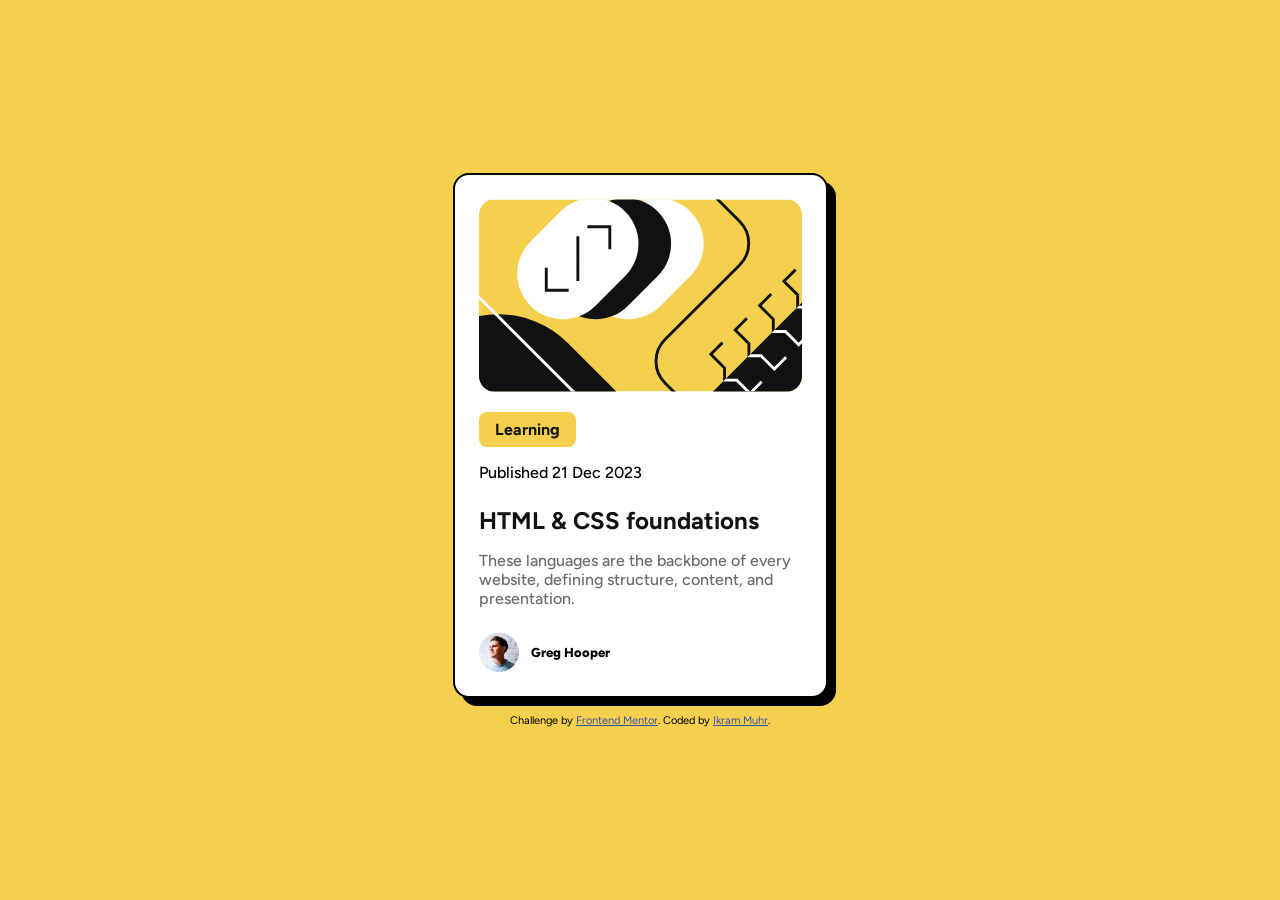
<file: newbie/1-blog-preview-card/index.html>
<!doctype html>
<html lang="en">
  <head>
    <meta charset="UTF-8" />
    <meta name="viewport" content="width=device-width, initial-scale=1.0" />
    <!-- displays site properly based on user's device -->

    <link
      rel="icon"
      type="image/png"
      sizes="32x32"
      href="./assets/images/favicon-32x32.png"
    />
    <link rel="stylesheet" href="style.css" />
    <title>Frontend Mentor | Blog preview card</title>

    <!-- Feel free to remove these styles or customise in your own stylesheet 👍 -->
    <style></style>
  </head>

  <body>
    <main class="course-card">
      <img
        class="course-card__img"
        src="assets/images/illustration-article.svg"
        alt="cover image"
      />

      <div class="course-card__content">
        <span class="course-card__badge">Learning</span>
        <p class="course-card__date">Published 21 Dec 2023</p>
        <h2 class="course-card__title">HTML & CSS foundations</h2>
        <p class="course-card__description">
          These languages are the backbone of every website, defining structure,
          content, and presentation.
        </p>

        <div class="course-card__instructor">
          <img
            class="course-card__instructor-img"
            src="assets/images/image-avatar.webp"
            alt="profile instructor image"
          />
          <p class="course-card__instructor-name">Greg Hooper</p>
        </div>
      </div>
    </main>

    <footer class="attribution">
      Challenge by
      <a href="https://www.frontendmentor.io?ref=challenge" target="_blank"
        >Frontend Mentor</a
      >. Coded by
      <a
        href="https://github.com/ikram-muhr/frontend-mentor-challenges/tree/main/newbie/1-blog-preview-card"
        target="_blank"
        >Ikram Muhr</a
      >.
    </footer>
  </body>
</html>
</file>
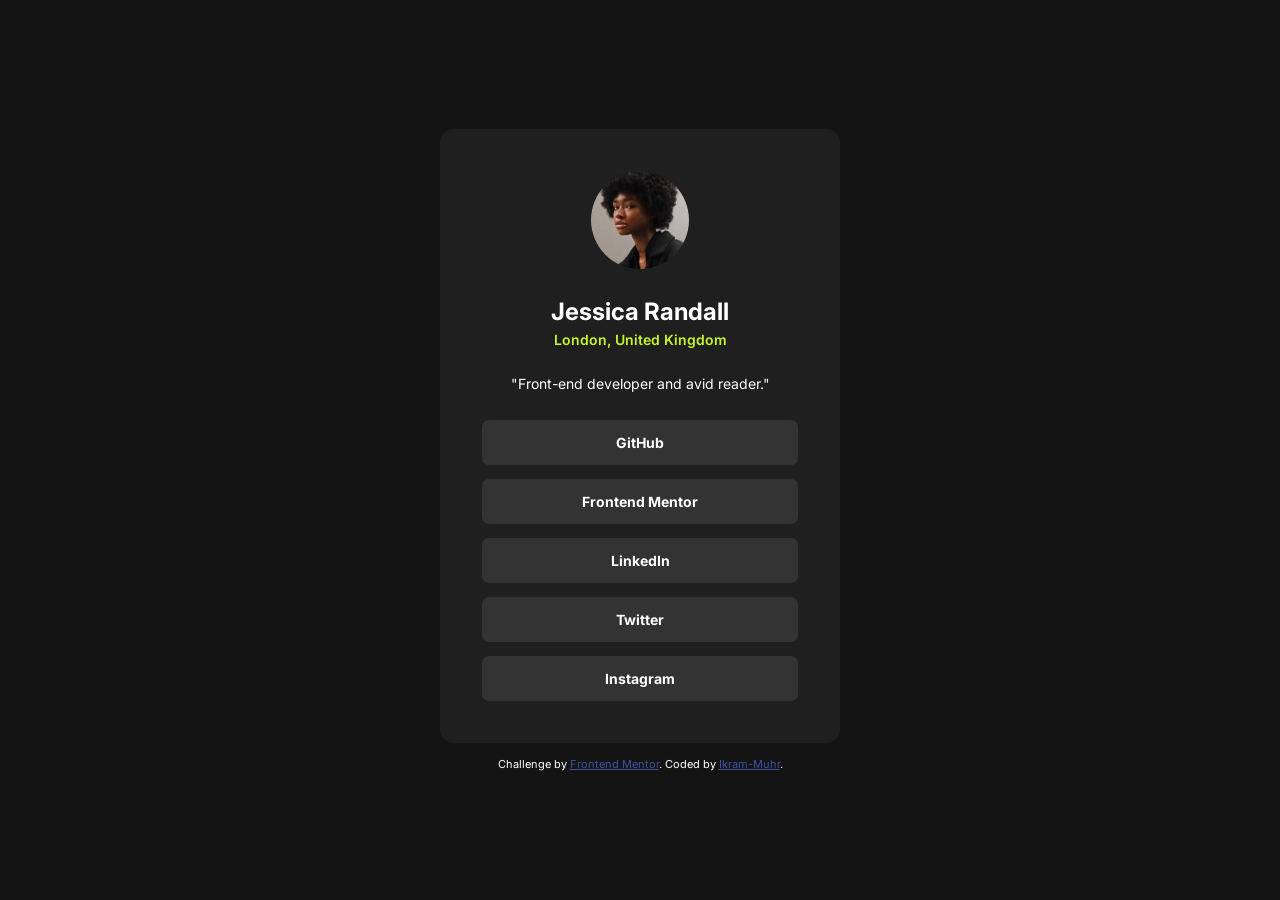
<file: newbie/2-social-links-profile/index.html>
<!doctype html>
<html lang="en">
  <head>
    <meta charset="UTF-8" />
    <meta name="viewport" content="width=device-width, initial-scale=1.0" />
    <!-- displays site properly based on user's device -->

    <link
      rel="icon"
      type="image/png"
      sizes="32x32"
      href="./assets/images/favicon-32x32.png"
    />
    <link rel="stylesheet" href="style.css" />
    <title>Frontend Mentor | Social links profile</title>
  </head>
  <body>
    <main class="card-social">
      <img
        class="card-social__img"
        src="assets/images/avatar-jessica.jpeg"
        alt="Social Card Image"
      />
      <p class="card-social__name">Jessica Randall</p>
      <p class="card-social__address">London, United Kingdom</p>
      <p class="card-social__description">
        "Front-end developer and avid reader."
      </p>
      <ul class="card-social__link-lists">
        <li>GitHub</li>
        <li>Frontend Mentor</li>
        <li>LinkedIn</li>
        <li>Twitter</li>
        <li>Instagram</li>
      </ul>
    </main>

    <footer class="attribution">
      Challenge by
      <a href="https://www.frontendmentor.io?ref=challenge" target="_blank"
        >Frontend Mentor</a
      >. Coded by
      <a
        href="https://github.com/ikram-muhr/frontend-mentor-challenges/tree/main/newbie/2-social-links-profile"
        target="_blank"
        >Ikram-Muhr</a
      >.
    </footer>
  </body>
</html>
</file>
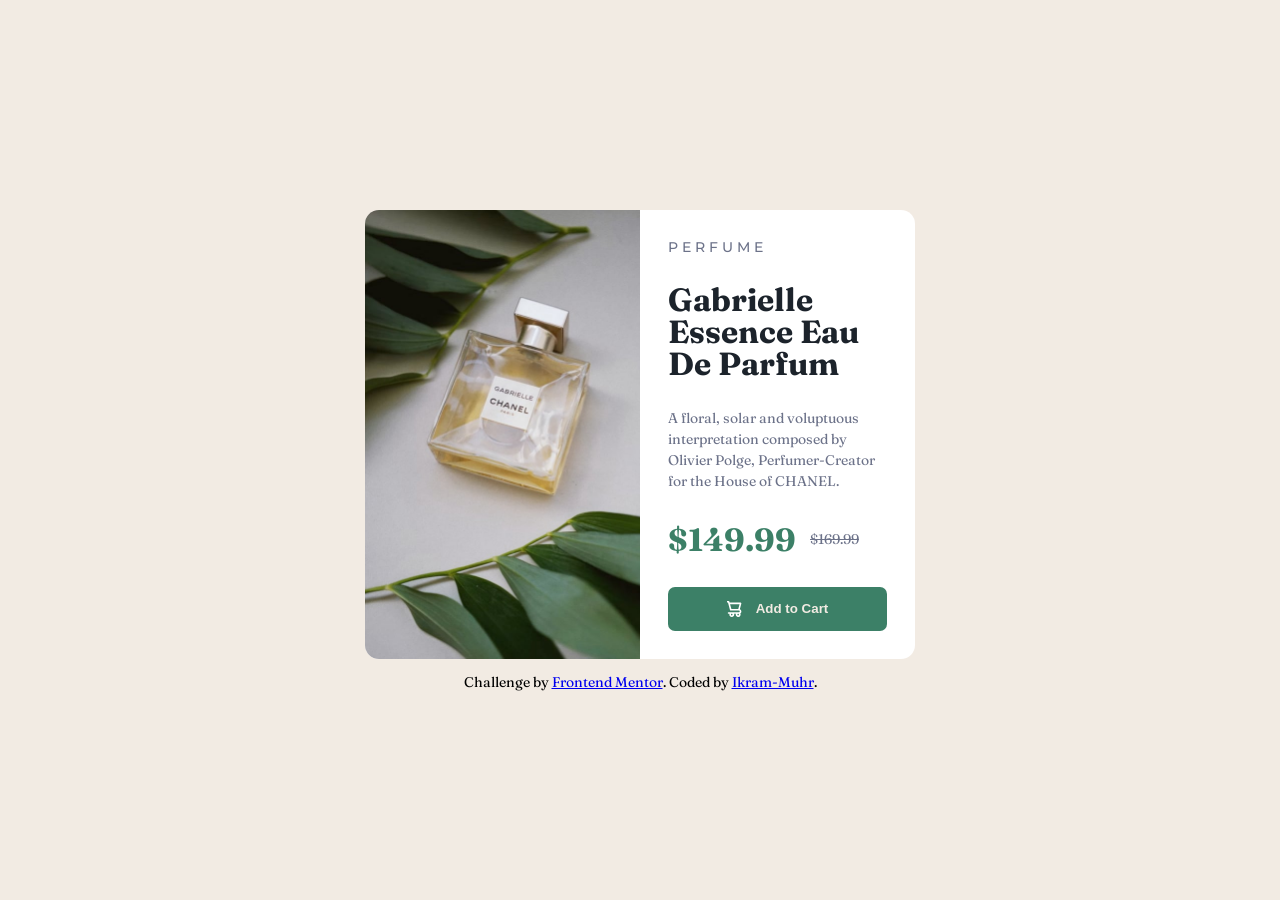
<file: newbie/3-product-preview-card-component/index.html>
<!doctype html>
<html lang="en">
  <head>
    <meta charset="UTF-8" />
    <meta name="viewport" content="width=device-width, initial-scale=1.0" />
    <!-- displays site properly based on user's device -->

    <link
      rel="icon"
      type="image/png"
      sizes="32x32"
      href="./images/favicon-32x32.png"
    />
    <link rel="stylesheet" href="style.css" />

    <title>Frontend Mentor | Product preview card component</title>

    <!-- Feel free to remove these styles or customise in your own stylesheet 👍 -->
  </head>
  <body>
    <main class="preview-card">
      <!-- Responsive images use the picture tag. Suitable for use according to style guide -->
      <picture class="preview-card__product-img">
        <source
          media="(min-width:550px)"
          srcset="images/image-product-desktop.jpg"
        />
        <img src="images/image-product-mobile.jpg" alt="Product Image" />
      </picture>

      <div class="preview-card__content">
        <p class="preview-card__content__product-category">Perfume</p>
        <p class="preview-card__content__product-name">
          Gabrielle Essence Eau De Parfum
        </p>
        <p class="preview-card__content__product-description">
          A floral, solar and voluptuous interpretation composed by Olivier
          Polge, Perfumer-Creator for the House of CHANEL.
        </p>
        <div class="preview-card__content__price-container">
          <p class="preview-card__content__price-after-discount">$149.99</p>
          <p class="preview-card__content__price-before-discount">$169.99</p>
        </div>
        <button class="preview-card__content__cart-container">
          <img
            class="preview-card__content__cart-icon"
            src="images/icon-cart.svg"
            alt="Cart Icon"
          />
          <p>Add to Cart</p>
        </button>
      </div>
    </main>

    <footer class="attribution">
      Challenge by
      <a href="https://www.frontendmentor.io?ref=challenge" target="_blank"
        >Frontend Mentor</a
      >. Coded by
      <a
        href="https://github.com/ikram-muhr/frontend-mentor-challenges/tree/main/newbie/3-product-preview-card-component"
        target="_blank"
        >Ikram-Muhr</a
      >.
    </footer>
  </body>
</html>
</file>
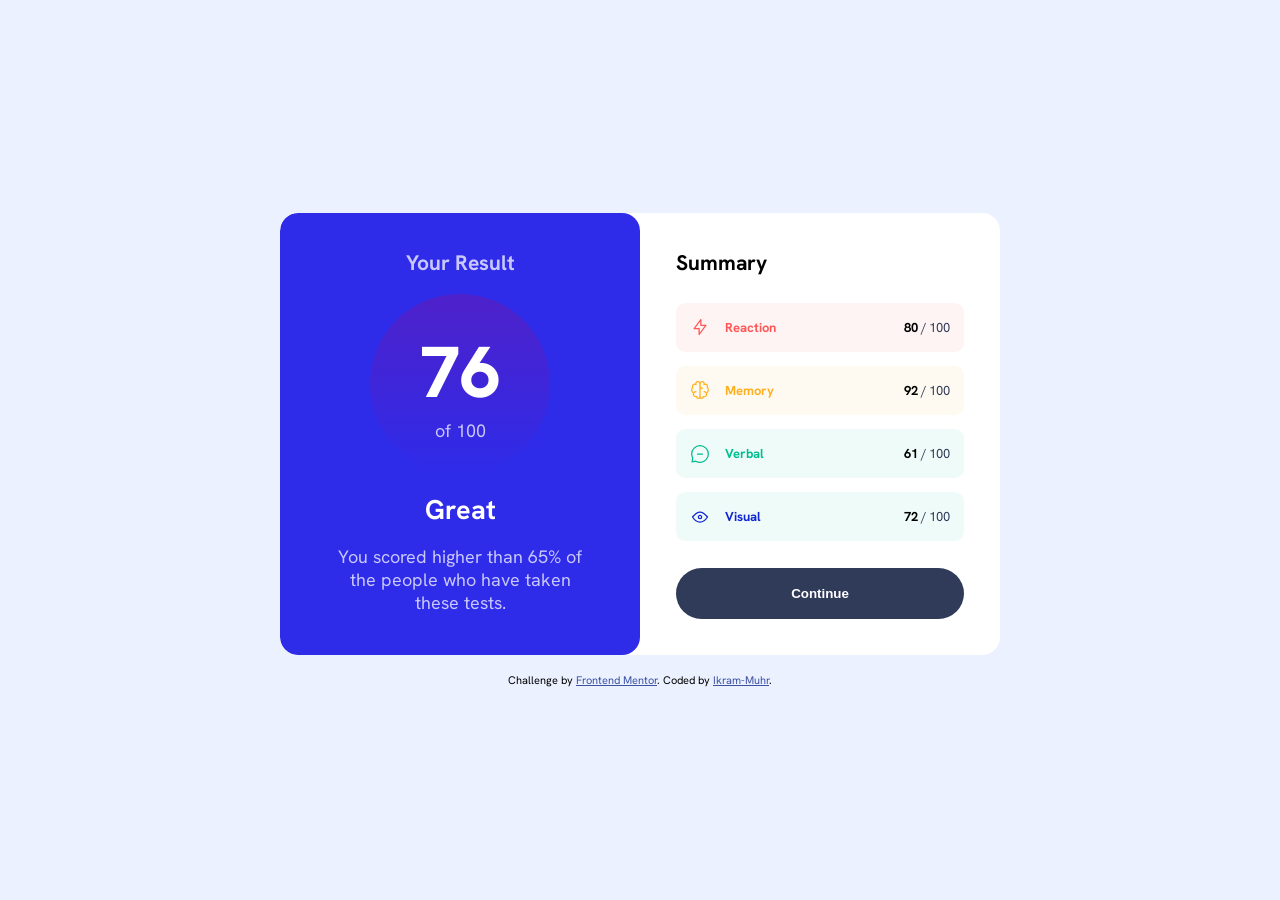
<file: newbie/4-results-summary-component-main/index.html>
<!doctype html>
<html lang="en">
  <head>
    <meta charset="UTF-8" />
    <meta name="viewport" content="width=device-width, initial-scale=1.0" />
    <!-- displays site properly based on user's device -->

    <link
      rel="icon"
      type="image/png"
      sizes="32x32"
      href="./assets/images/favicon-32x32.png"
    />
    <link rel="stylesheet" href="style.css" />

    <title>Frontend Mentor | Results summary component</title>

    <!-- Feel free to remove these styles or customise in your own stylesheet 👍 -->
  </head>
  <body>
    <main class="result-card-container">
      <div class="result-card-point">
        <h3 class="txt-light-lavender">Your Result</h3>
        <div class="circle">
          <p>76</p>
          <span class="txt-light-lavender">of 100</span>
        </div>

        <h2>Great</h2>
        <p class="result-card-text txt-light-lavender">
          You scored higher than 65% of the people who have taken these tests.
        </p>
      </div>

      <div class="summary-card-container">
        <h3 class="txt-medium">Summary</h3>
        <div class="summary-list-container">
          <div class="bg-red">
            <p class="red txt-medium">
              <img
                src="assets/images/icon-reaction.svg"
                alt="icon-reaction"
              />Reaction
            </p>
            <p>
              <span class="txt-medium">80 </span
              ><span class="percentage">/ 100</span>
            </p>
          </div>
          <div class="bg-yellow">
            <p class="yellow txt-medium">
              <img src="assets/images/icon-memory.svg" alt="icon-memory" />
              Memory
            </p>
            <p>
              <span class="txt-medium">92 </span
              ><span class="percentage">/ 100</span>
            </p>
          </div>
          <div class="bg-green">
            <p class="green txt-medium">
              <img src="assets/images/icon-verbal.svg" alt="icon-verbal" />
              Verbal
            </p>
            <p>
              <span class="txt-medium">61 </span
              ><span class="percentage">/ 100</span>
            </p>
          </div>
          <div class="bg-blue">
            <p class="blue txt-medium">
              <img src="assets/images/icon-visual.svg" alt="" />
              Visual
            </p>
            <p>
              <span class="txt-medium">72 </span
              ><span class="percentage">/ 100</span>
            </p>
          </div>
        </div>

        <button class="txt-bold">Continue</button>
      </div>
    </main>

    <footer class="attribution">
      Challenge by
      <a href="https://www.frontendmentor.io?ref=challenge" target="_blank"
        >Frontend Mentor</a
      >. Coded by
      <a
        href="https://github.com/ikram-muhr/frontend-mentor-challenges/tree/main/newbie/4-results-summary-component-main"
        target="_blank"
        >Ikram-Muhr</a
      >.
    </footer>
  </body>
</html>
</file>
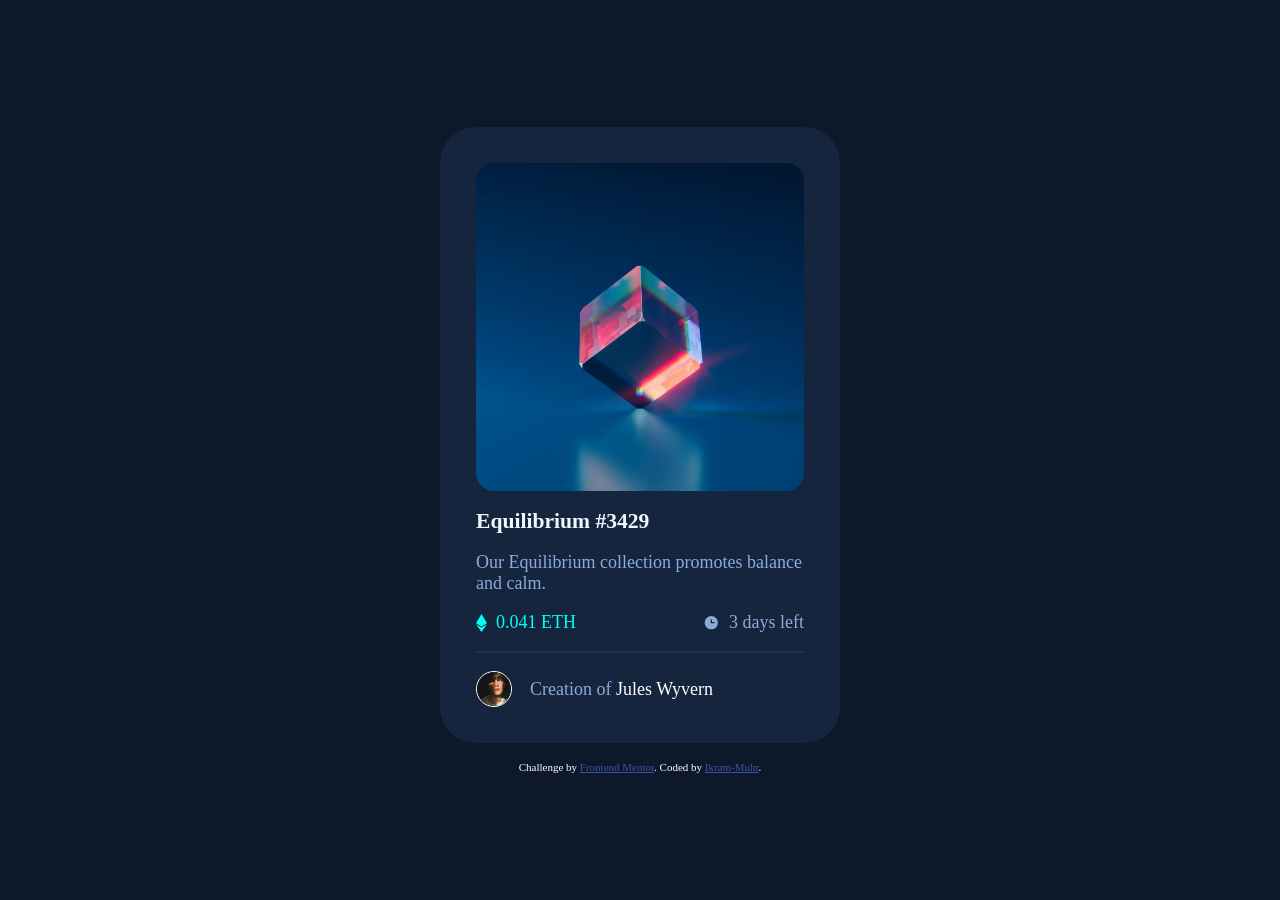
<file: newbie/5-nft-review-card-component/index.html>
<!doctype html>
<html lang="en">
  <head>
    <meta charset="UTF-8" />
    <meta name="viewport" content="width=device-width, initial-scale=1.0" />
    <!-- displays site properly based on user's device -->

    <link
      rel="icon"
      type="image/png"
      sizes="32x32"
      href="./images/favicon-32x32.png"
    />

    <link rel="stylesheet" href="style.css" />

    <title>Frontend Mentor | NFT preview card component</title>
  </head>
  <body>
    <main class="card-container">
      <div class="nft-product-img-wrapper">
        <img
          class="nft-product-img"
          src="images/image-equilibrium.jpg"
          alt="NFT Product Image"
        />
      </div>
      <p class="nft-name">Equilibrium #3429</p>
      <p class="nft-description">
        Our Equilibrium collection promotes balance and calm.
      </p>
      <div class="price-and-time-container">
        <p>
          <img src="images/icon-ethereum.svg" alt="" />
          0.041 ETH
        </p>
        <p>
          <img src="images/icon-clock.svg" alt="" />
          3 days left
        </p>
      </div>

      <hr />

      <div class="creator-container">
        <img src="images/image-avatar.png" alt="" />
        <p>Creation of <span> Jules Wyvern</span></p>
      </div>
    </main>

    <div class="attribution">
      Challenge by
      <a href="https://www.frontendmentor.io?ref=challenge" target="_blank"
        >Frontend Mentor</a
      >. Coded by
      <a
        href="https://github.com/ikram-muhr/frontend-mentor-challenges/tree/main/newbie/5-nft-review-card-component"
        target="_blank"
        >Ikram-Muhr</a
      >.
    </div>
  </body>
</html>
</file>
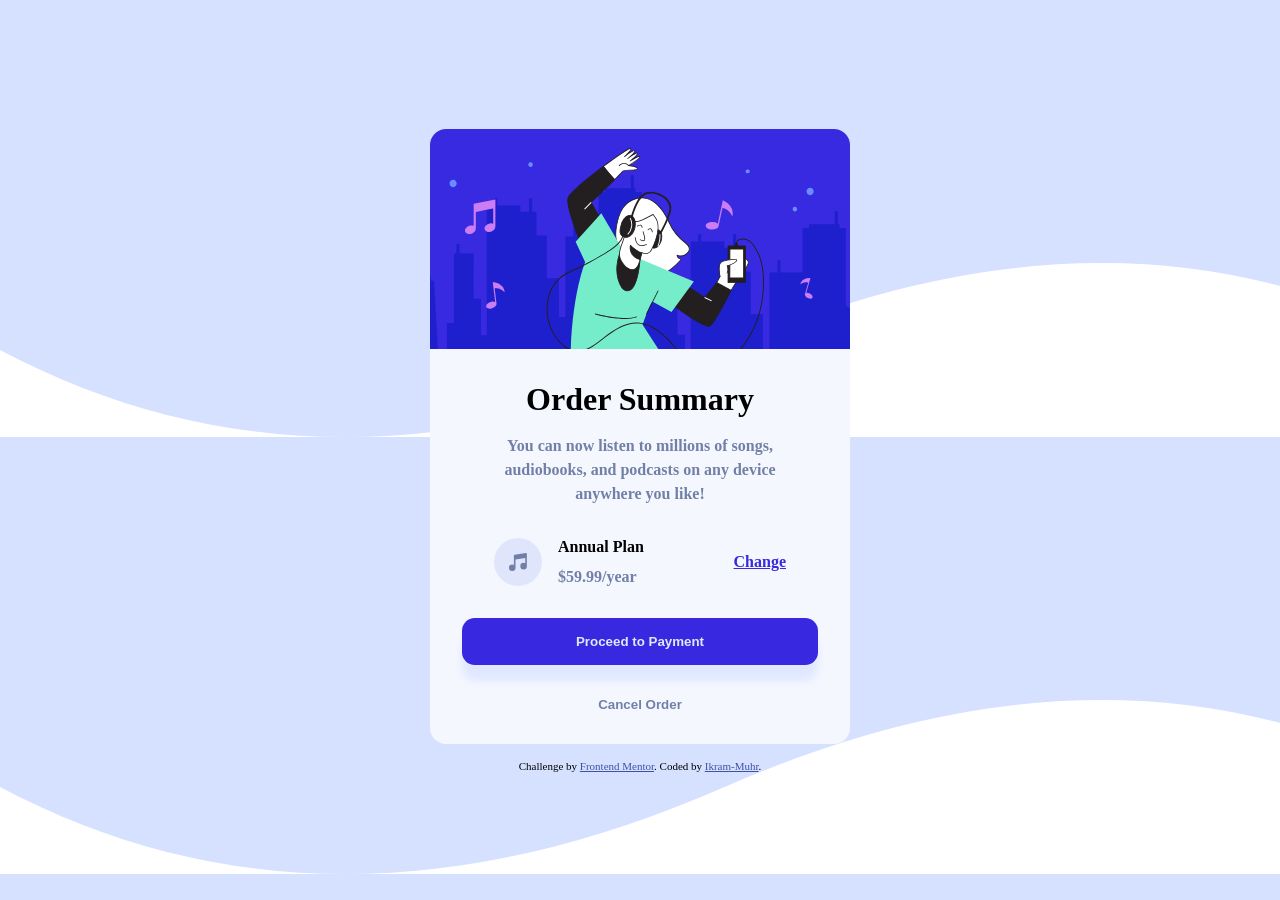
<file: newbie/6-order-summary-component/index.html>
<!doctype html>
<html lang="en">
  <head>
    <meta charset="UTF-8" />
    <meta name="viewport" content="width=device-width, initial-scale=1.0" />
    <!-- displays site properly based on user's device -->

    <link
      rel="icon"
      type="image/png"
      sizes="32x32"
      href="./images/favicon-32x32.png"
    />
    <link rel="stylesheet" href="style.css" />
    <title>Frontend Mentor | Order summary card</title>
  </head>
  <body>
    <main class="card-container">
      <img src="images/illustration-hero.svg" alt="Illustration Image" />
      <h1 class="fw-bold">Order Summary</h1>
      <p class="text-description">
        You can now listen to millions of songs, audiobooks, and podcasts on any
        device anywhere you like!
      </p>
      <div class="pricing-plan-container">
        <div>
          <img src="images/icon-music.svg" alt="" />
          <div>
            <p class="fw-bold">Annual Plan</p>
            <p>$59.99/year</p>
          </div>
        </div>
        <p><a href="#">Change</a></p>
      </div>
      <button class="btn btn-payment fw-bold">Proceed to Payment</button>
      <button class="btn btn-cancel-order fw-bold">Cancel Order</button>
    </main>

    <div class="attribution">
      Challenge by
      <a href="https://www.frontendmentor.io?ref=challenge" target="_blank"
        >Frontend Mentor</a
      >. Coded by
      <a
        href="https://github.com/ikram-muhr/frontend-mentor-challenges/tree/main/newbie/6-order-summary-component"
        target="_blank"
        >Ikram-Muhr</a
      >.
    </div>
  </body>
</html>
</file>
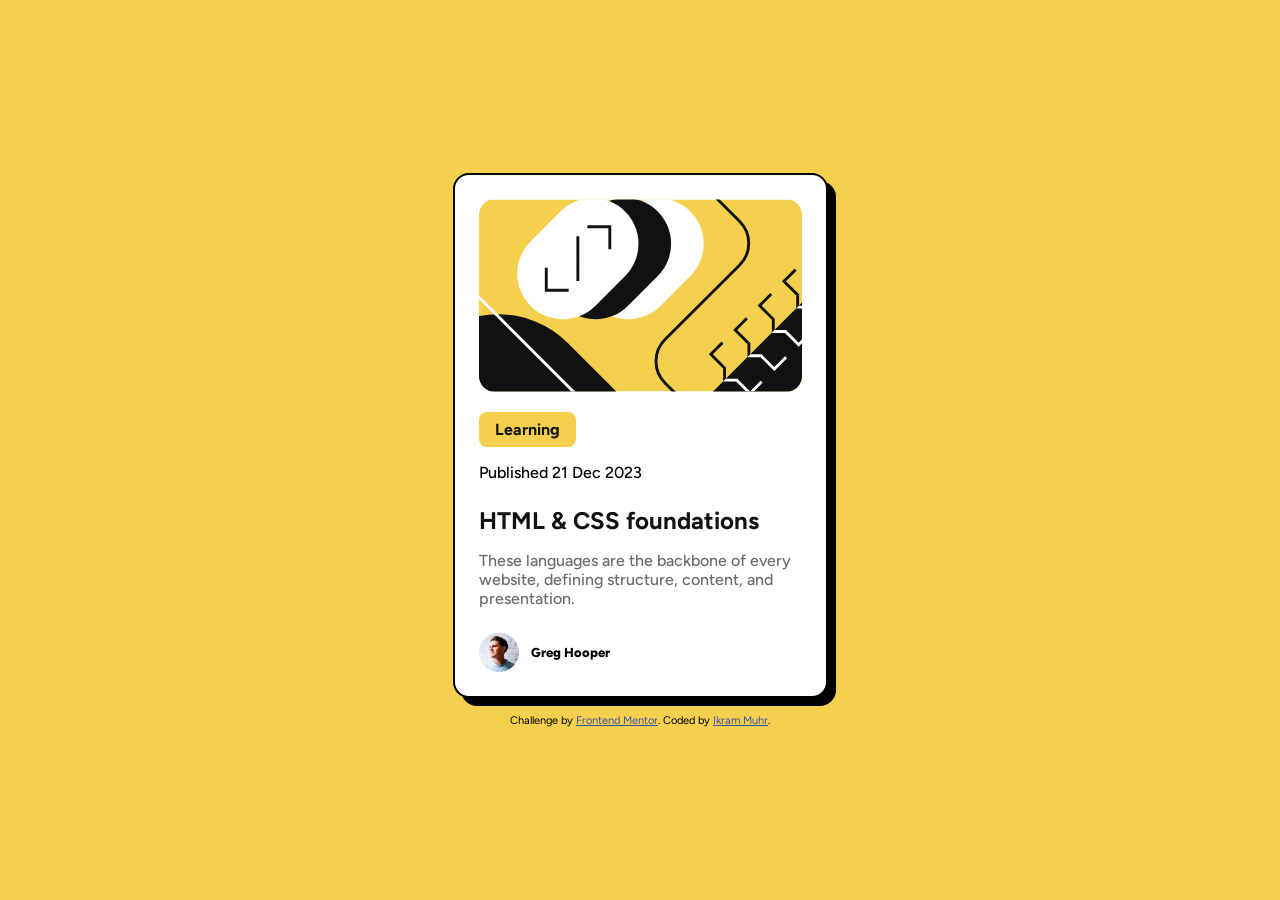
<file: newbie/fm-blog-preview-card-ikrammuhr/index.html>
<!doctype html>
<html lang="en">

<head>
  <meta charset="UTF-8" />
  <meta name="viewport" content="width=device-width, initial-scale=1.0" />
  <!-- displays site properly based on user's device -->

  <link rel="icon" type="image/png" sizes="32x32" href="./assets/images/favicon-32x32.png" />
  <link rel="stylesheet" href="style.css" />
  <title>Frontend Mentor | Blog preview card</title>

  <!-- Feel free to remove these styles or customise in your own stylesheet 👍 -->
  <style></style>
</head>

<body>
  <main class="course-card">
    <img class="course-card__img" src="assets/images/illustration-article.svg" alt="cover image" />

    <div class="course-card__content">
      <span class="course-card__badge">Learning</span>
      <p class="course-card__date">Published 21 Dec 2023</p>
      <h2 class="course-card__title">HTML & CSS foundations</h2>
      <p class="course-card__description">
        These languages are
        the backbone of every website, defining structure, content, and
        presentation.
      </p>

      <div class="course-card__instructor">
        <img class="course-card__instructor-img" src="assets/images/image-avatar.webp" alt="profile instructor image">
        <p class="course-card__instructor-name">Greg Hooper</p>
      </div>
    </div>
  </main>

  <footer class="attribution">
    Challenge by
    <a href="https://www.frontendmentor.io?ref=challenge" target="_blank">Frontend Mentor</a>. Coded by <a
      href="https://github.com/ikram-muhr/fm-blog-preview-card-ikrammuhr" target="_blank">Ikram Muhr</a>.
  </footer>
</body>

</html>
</file>
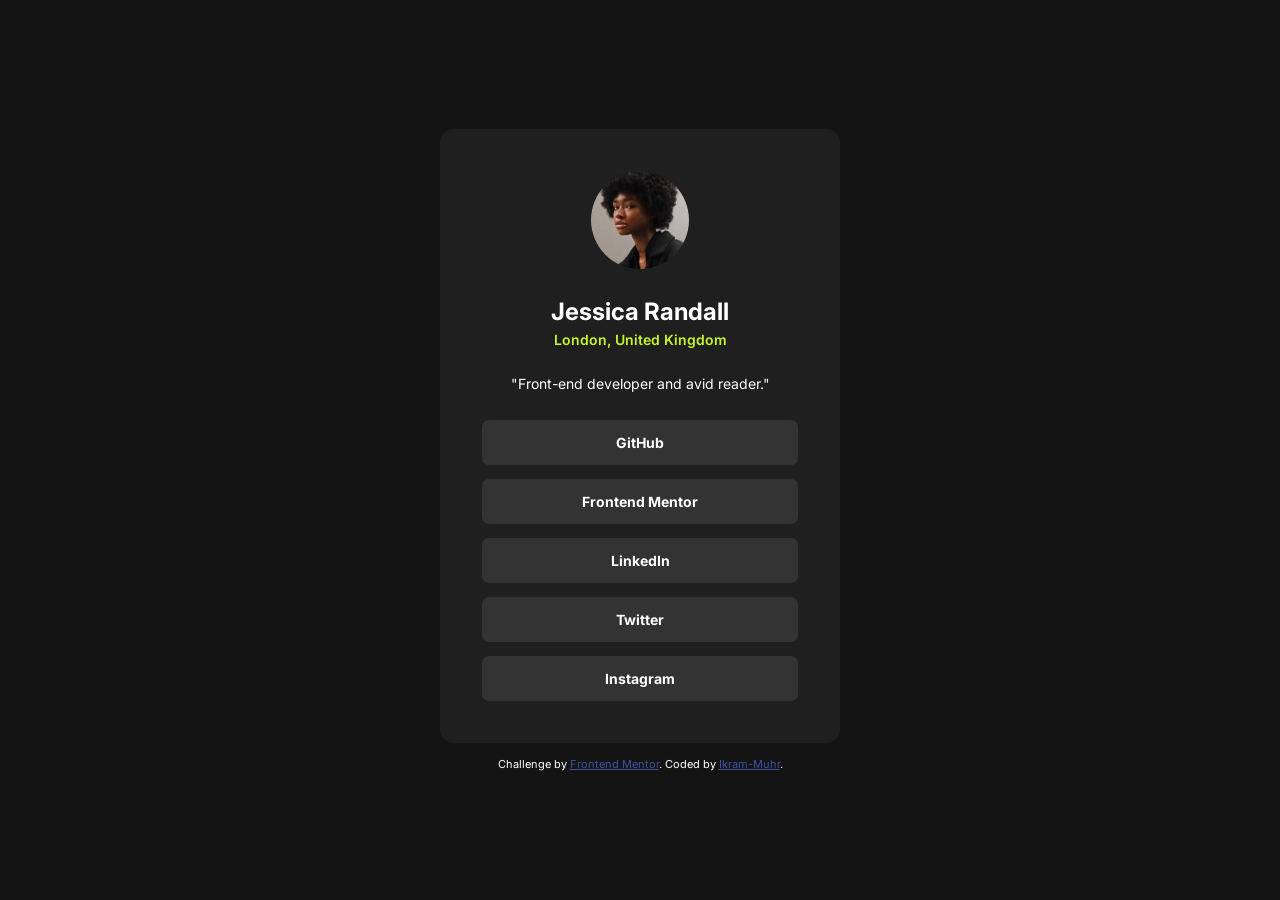
<file: newbie/fm-social-links-profile-main/index.html>
<!doctype html>
<html lang="en">
  <head>
    <meta charset="UTF-8" />
    <meta name="viewport" content="width=device-width, initial-scale=1.0" />
    <!-- displays site properly based on user's device -->

    <link
      rel="icon"
      type="image/png"
      sizes="32x32"
      href="./assets/images/favicon-32x32.png"
    />
    <link rel="stylesheet" href="style.css" />
    <title>Frontend Mentor | Social links profile</title>
  </head>
  <body>
    <main class="card-social">
      <img
        class="card-social__img"
        src="assets/images/avatar-jessica.jpeg"
        alt="Social Card Image"
      />
      <p class="card-social__name">Jessica Randall</p>
      <p class="card-social__address">London, United Kingdom</p>
      <p class="card-social__description">
        "Front-end developer and avid reader."
      </p>
      <ul class="card-social__link-lists">
        <li>GitHub</li>
        <li>Frontend Mentor</li>
        <li>LinkedIn</li>
        <li>Twitter</li>
        <li>Instagram</li>
      </ul>
    </main>

    <footer class="attribution">
      Challenge by
      <a href="https://www.frontendmentor.io?ref=challenge" target="_blank"
        >Frontend Mentor</a
      >. Coded by
      <a
        href="https://github.com/ikram-muhr/fm-social-links-profile-main"
        target="_blank"
        >Ikram-Muhr</a
      >.
    </footer>
  </body>
</html>
</file>
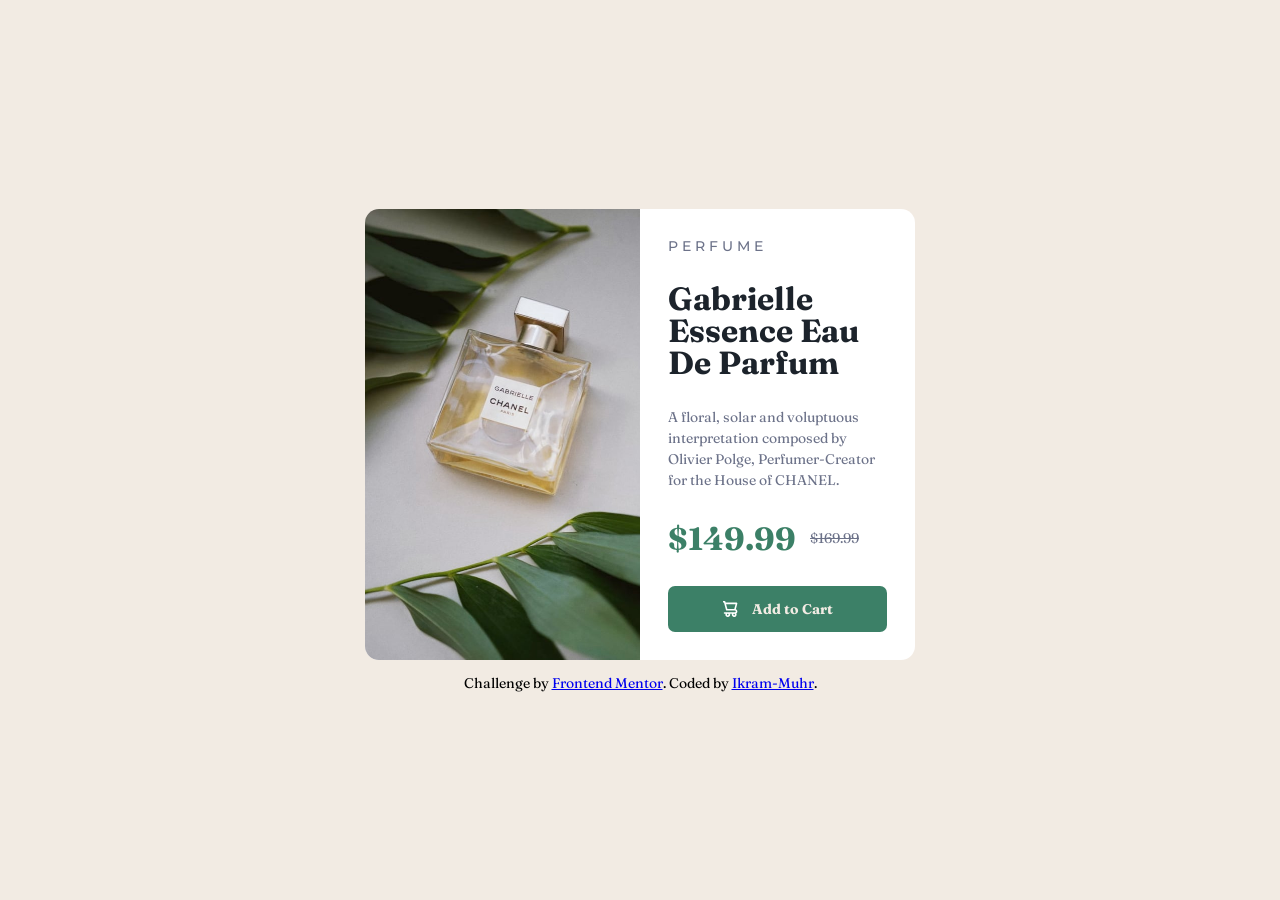
<file: newbie/product-preview-card-component-main/index.html>
<!doctype html>
<html lang="en">
  <head>
    <meta charset="UTF-8" />
    <meta name="viewport" content="width=device-width, initial-scale=1.0" />
    <!-- displays site properly based on user's device -->

    <link
      rel="icon"
      type="image/png"
      sizes="32x32"
      href="./images/favicon-32x32.png"
    />
    <link rel="stylesheet" href="style.css" />

    <title>Frontend Mentor | Product preview card component</title>

    <!-- Feel free to remove these styles or customise in your own stylesheet 👍 -->
  </head>
  <body>
    <main class="preview-card">
      <!-- Responsive images use the picture tag. Suitable for use according to style guide -->
      <picture class="preview-card__product-img">
        <source
          media="(min-width:550px)"
          srcset="images/image-product-desktop.jpg"
        />
        <img src="images/image-product-mobile.jpg" alt="Product Image" />
      </picture>
      
      <div class="preview-card__content">
        <p class="preview-card__content__product-category">Perfume</p>
        <p class="preview-card__content__product-name">
          Gabrielle Essence Eau De Parfum
        </p>
        <p class="preview-card__content__product-description">
          A floral, solar and voluptuous interpretation composed by Olivier
          Polge, Perfumer-Creator for the House of CHANEL.
        </p>
        <div class="preview-card__content__price-container">
          <p class="preview-card__content__price-after-discount">$149.99</p>
          <p class="preview-card__content__price-before-discount">$169.99</p>
        </div>
        <div class="preview-card__content__cart-container">
          <img
            class="preview-card__content__cart-icon"
            src="images/icon-cart.svg"
            alt="Cart Icon"
          />
          <p>Add to Cart</p>
        </div>
      </div>
    </main>

    <footer class="attribution">
      Challenge by
      <a href="https://www.frontendmentor.io?ref=challenge" target="_blank"
        >Frontend Mentor</a
      >. Coded by <a href="#">Ikram-Muhr</a>.
    </footer>
  </body>
</html>
</file>
<file: newbie/1-blog-preview-card/style.css>
@import url("https://fonts.googleapis.com/css2?family=Figtree:ital,wght@0,300..900;1,300..900&display=swap");

/* reset css to make it easier to manage */
*,
*::before,
*::after {
  margin: 0;
  padding: 0;
  border: 0;
  box-sizing: border-box;
}

html {
  background-color: hsl(47, 88%, 63%);
  font-family: "figtree", sans-serif;
}

body {
  min-height: 100vh;
  display: flex;
  flex-direction: column;
  align-items: center;
  justify-content: center;
  gap: 1rem;
}

.course-card {
  background-color: hsl(0, 0%, 100%);
  border: 2px solid black;
  box-shadow: 0.5rem 0.5rem;
  max-width: 375px;
  padding: 1.5rem;
  border-radius: 1rem;
}

.course-card__img {
  width: 100%;
  border-radius: 1rem;
  margin-bottom: 1.5rem;
}

.course-card__badge {
  color: hsl(0, 0%, 7%);
  background-color: hsl(47, 88%, 63%);
  padding: 0.5rem 1rem;
  border-radius: 0.5rem;
  font-weight: bold;
}

.course-card__date {
  margin: 1.5rem 0;
  font-weight: 500;
}

.course-card__title {
  color: hsl(0, 0%, 7%);
  margin-bottom: 1rem;
}

.course-card__title:hover {
  color: hsl(47, 88%, 63%);
  cursor: pointer;
}

.course-card__description {
  margin-bottom: 1.5rem;
  color: hsl(0, 0%, 42%);
  font-weight: 500;
}

.course-card__instructor {
  display: flex;
  align-items: center;
  gap: 12px;
}

.course-card__instructor-img {
  width: 2.5rem;
}

.course-card__instructor-name {
  font-size: small;
  font-weight: 800;
}

.attribution {
  font-size: 11px;
  text-align: center;
}

.attribution a {
  color: hsl(228, 45%, 44%);
}

/*
Responsive for mobile design.
I try to ensure that when on a small screen the content is not too full according to the design example.
*/
@media (max-width: 375px) {
  .course-card {
    max-width: 325px;
  }

  .course-card__title {
    font-size: 1.25rem;
  }
}
</file>
<file: newbie/2-social-links-profile/style.css>
@import url("https://fonts.googleapis.com/css2?family=Inter:ital,opsz,wght@0,14..32,100..900;1,14..32,100..900&display=swap");

/* reset css to make it easier to manage */
*,
*::before,
*::after {
  margin: 0;
  padding: 0;
  border: 0;
  box-sizing: border-box;
}

/* color variable from style guide */
:root {
  --Green: hsl(75, 94%, 57%);
  --White: hsl(0, 0%, 100%);
  --Grey-700: hsl(0, 0%, 20%);
  --Grey-800: hsl(0, 0%, 12%);
  --Grey-900: hsl(0, 0%, 8%);
}

body {
  min-height: 100vh;
  display: flex;
  flex-direction: column;
  align-items: center;
  justify-content: center;
  gap: 1rem;
}

html {
  font-size: 14px;
  font-family: "inter", sans-serif;
  background-color: var(--Grey-900);
  color: var(--White);
}

.card-social {
  width: 400px;
  min-width: 370px;
  background-color: var(--Grey-800);
  padding: 3rem;
  border-radius: 1rem;
  display: flex;
  flex-direction: column;
  align-items: center;
  justify-content: center;
  gap: 1rem;
}

.card-social__img {
  border-radius: 100%;
  width: 7rem;
  margin-bottom: 1rem;
}

.card-social__name {
  margin-bottom: -0.5rem;
  font-weight: 700;
  font-size:x-large;
}

.card-social__address {
  color: var(--Green);
  font-weight: 600;
  line-height: 1;
}

.card-social__description {
  margin-top: 1rem;
  font-weight: 400;
}

.card-social__link-lists {
  list-style: none;
  width: 100%;
}

.card-social__link-lists li {
  background-color: var(--Grey-700);
  width: 100%;
  margin-top: 1rem;
  padding: 1rem;
  font-weight: 700;
  text-align: center;
  border-radius: 0.5rem;
  cursor: pointer;
}

.card-social__link-lists li:hover {
  background-color: var(--Green);
  color: var(--Grey-700);
}

.attribution {
  font-size: 11px;
  text-align: center;
}
.attribution a {
  color: hsl(228, 45%, 44%);
}

/*
Responsive for mobile design.
I try to ensure that when on a small screen the content is not too full according to the design example.
*/
@media (max-width: 375px) {
  .card-social {
    width: 320px;
    min-width: 320px;
    padding: 1.5rem;
  }
}
</file>
<file: newbie/3-product-preview-card-component/style.css>
@import url("https://fonts.googleapis.com/css2?family=Fraunces:ital,opsz,wght@0,9..144,100..900;1,9..144,100..900&family=Montserrat:ital,wght@0,100..900;1,100..900&display=swap");

/* reset css to make it easier to manage */
*,
*::before,
*::after {
  margin: 0;
  padding: 0;
  border: 0;
  box-sizing: border-box;
}

/* color variable from style guide */
:root {
  --clr-primary-green-500: hsl(158, 36%, 37%);
  --clr-primary-green-700: hsl(158, 42%, 18%);
  --clr-neutral-black: hsl(212, 21%, 14%);
  --clr-neutral-grey: hsl(228, 12%, 48%);
  --clr-neutral-cream: hsl(30, 38%, 92%);
  --clr-neutral-white: hsl(0, 0%, 100%);
  --ff-accent: "Fraunces", sans-serif;
  --ff-base: "Montserrat", sans-serif;
  --fw-regular: 500;
  --fw-bold: 700;
}

html {
  font-size: 14px;
  font-family: var(--ff-accent);
  background-color: var(--clr-neutral-cream);
}

body {
  height: 100vh;
  display: flex;
  gap: 1rem;
  flex-direction: column;
  align-items: center;
  justify-content: center;
  padding-inline: 1rem;
}

.preview-card {
  max-width: 550px;
  border-radius: 1rem;
  overflow: hidden;
  background-color: var(--clr-neutral-white);
  display: grid;
  grid-template-columns: 1fr 1fr;
}

.preview-card__product-img img {
  width: 100%;
  height: 100%;
  object-fit: cover;
}

.preview-card__content {
  padding: 2rem;
  display: flex;
  flex-direction: column;
  gap: 2rem;
  color: var(--clr-neutral-grey);
}

.preview-card__content__product-category {
  font-family: var(--ff-base);
  letter-spacing: 4px;
  font-weight: var(--fw-regular);
  text-transform: uppercase;
}

.preview-card__content__product-name {
  color: var(--clr-neutral-black);
  font-size: xx-large;
  font-weight: var(--fw-bold);
  line-height: 1;
}

.preview-card__content__product-description {
  line-height: 1.5;
}

.preview-card__content__price-container {
  display: flex;
  align-items: center;
  gap: 1em;
}

.preview-card__content__price-after-discount {
  font-size: xx-large;
  color: var(--clr-primary-green-500);
  font-weight: var(--fw-bold);
}

.preview-card__content__price-before-discount {
  text-decoration: line-through;
}

.preview-card__content__cart-container {
  display: flex;
  justify-content: center;
  align-items: center;
  gap: 1rem;
  padding: 1rem;
  background-color: var(--clr-primary-green-500);
  color: var(--clr-neutral-cream);
  font-weight: var(--fw-bold);
  border-radius: 0.5rem;
  cursor: pointer;
}

.preview-card__content__cart-container:hover {
  background-color: var(--clr-primary-green-700);
}

/*
Responsive for mobile design.
I try to ensure that when on a small screen the content is not too full according to the design example.
*/
@media (max-width: 550px) {
  .preview-card {
    grid-template-columns: 1fr;
    max-width: 350px;
  }
}
</file>
<file: newbie/4-results-summary-component-main/style.css>
@import url("https://fonts.googleapis.com/css2?family=Hanken+Grotesk:ital,wght@0,100..900;1,100..900&display=swap");

/* reset css to make it easier to manage */
*,
*::before,
*::after {
  margin: 0;
  padding: 0;
  border: 0;
  box-sizing: border-box;
}

/* color variable from style guide */
:root {
  --clr-primary-light-red: hsl(0, 100%, 67%);
  --clr-primary-orangey-yellow: hsl(39, 100%, 56%);
  --clr-primary-green-teal: hsl(166, 100%, 37%);
  --clr-primary-cobalt-blue: hsl(234, 85%, 45%);
  --clr-neutral-white: hsl(0, 0%, 100%);
  --clr-neutral-pale-blue: hsl(221, 100%, 96%);
  --clr-neutral-light-lavender: hsl(241, 100%, 89%);
  --clr-neutral-dark-gray-blue: hsl(224, 30%, 27%);
  --gradients-light-slate-blue: hsl(252, 100%, 67%);
  --gradients-light-royal-blue: hsl(241, 81%, 54%);
  --gradients-violet-blue: hsla(256, 72%, 46%, 1);
  --gradients-persian-blue: hsla(241, 72%, 46%, 0);
  --ff-regular: "Hanken Grotesk", sans-serif;
  --fw-light: 500;
  --fw-medium: 700;
  --fw-bold: 800;
}

html {
  font-family: var(--ff-regular);
  font-size: 18px;
}

body {
  height: 100vh;
  display: flex;
  flex-direction: column;
  align-items: center;
  justify-content: center;
  gap: 1rem;
  background-color: var(--clr-neutral-pale-blue);
}

.red {
  color: var(--clr-primary-light-red);
}

.yellow {
  color: var(--clr-primary-orangey-yellow);
}

.green {
  color: var(--clr-primary-green-teal);
}

.blue {
  color: var(--clr-primary-cobalt-blue);
}

.bg-red {
  background-color: #ff575710;
}

.bg-yellow {
  background-color: #ffb01f10;
}

.bg-green {
  background-color: #00bd9110;
}

.bg-blue {
  background-color: #00bd9110;
}

.txt-light-lavender {
  color: var(--clr-neutral-light-lavender);
}

.txt-medium {
  font-weight: var(--fw-medium);
}

.txt-bold {
  font-weight: var(--fw-bold);
}

.percentage {
  color: var(--clr-neutral-dark-gray-blue);
}

.result-card-container {
  background-color: var(--clr-neutral-white);
  display: flex;
  border-radius: 1rem;
  overflow: hidden;
  max-width: 40rem;
}

.result-card-container > * {
  flex: 1;
  padding: 2rem;
}

.result-card-point {
  background-color: var(--gradients-light-royal-blue);
  color: var(--clr-neutral-white);
  border-radius: 1rem;
  display: flex;
  flex-direction: column;
  align-items: center;
  gap: 1rem;
}

.circle {
  width: 10rem;
  height: 10rem;
  padding: 1rem;
  display: flex;
  flex-direction: column;
  align-items: center;
  justify-content: center;
  border-radius: 50%;
  background-image: linear-gradient(
    to bottom,
    var(--gradients-violet-blue),
    var(--gradients-persian-blue)
  );

  p {
    font-weight: 800;
    font-size: 4em;
  }

  span {
    font-size: 1rem;
  }
}

.result-card-text {
  text-align: center;
  padding-inline: 1.2rem;
}

.summary-card-container {
  display: flex;
  flex-direction: column;
  justify-content: space-between;
  gap: 1.5rem;
}

.summary-list-container {
  display: flex;
  flex-direction: column;
  justify-content: center;
  gap: 0.8rem;
}

.summary-list-container > * {
  width: 100%;
  display: flex;
  justify-content: space-between;
  align-items: center;
  padding: 0.8rem;
  border-radius: 0.5rem;
  font-size: small;
}

.summary-list-container > * p:first-child {
  display: flex;
  align-items: center;
  justify-content: center;
  gap: 0.8rem;
}

button {
  padding: 1rem;
  border-radius: 2rem;
  background-color: var(--clr-neutral-dark-gray-blue);
  color: var(--clr-neutral-white);
  cursor: pointer;
}

button:hover {
  background-color: var(--gradients-light-royal-blue);
}

.attribution {
  font-size: 11px;
  text-align: center;
}
.attribution a {
  color: hsl(228, 45%, 44%);
}

@media (max-width: 480px) {
  body {
    height: auto;
  }
  .result-card-container {
    flex-direction: column;
    border-radius: 0;
  }

  .result-card-point {
    border-radius: 0;
    border-end-start-radius: 2rem;
    border-end-end-radius: 2rem;
  }
}
</file>
<file: newbie/5-nft-review-card-component/style.css>
@import url("https://fonts.googleapis.com/css2?family=Outfit:wght@100..900&display=swap");

/* reset css to make it easier to manage */
*,
*::before,
*::after {
  margin: 0;
  padding: 0;
  border: 0;
  box-sizing: border-box;
}

/* color variable from style guide */
:root {
  --clr-primary-blue-500: hsl(215, 51%, 70%);
  --clr-primary-cyan-400: hsl(178, 100%, 50%);
  --clr-hover-bg-cyan-400: hsla(178, 100%, 50%, 0.5);
  --clr-neutral-blue-950: hsl(217, 54%, 11%);
  --clr-neutral-blue-900: hsl(216, 50%, 16%);
  --clr-neutral-blue-800: hsl(215, 32%, 27%);
  --clr-neutral-white: hsl(0, 0%, 100%);
  --ff-regural: "Outfit", sans-serif;
}

html {
  font-size: 18px;
}

body {
  height: 100vh;
  display: flex;
  flex-direction: column;
  justify-content: center;
  align-items: center;
  gap: 1rem;
  background-color: var(--clr-neutral-blue-950);
}

.card-container {
  background-color: var(--clr-neutral-blue-900);
  padding: 2rem;
  border-radius: 2rem;
  max-width: 400px;
  display: flex;
  flex-direction: column;
  gap: 1rem;
}

.nft-product-img {
  display: block;
  width: 100%;
  border-radius: 1rem;
  cursor: pointer;
}

.nft-product-img-wrapper {
  position: relative;
  display: inline-block;
}

.nft-product-img-wrapper::after {
  content: "";
  position: absolute;
  top: 0;
  left: 0;
  width: 100%;
  height: 100%;
  background-image: url(images/icon-view.svg);
  background-size: 15%;
  background-position: center;
  background-repeat: no-repeat;
  background-color: transparent;
  border-radius: 1rem;
  transition: background-color 0.3s ease;
  pointer-events: none;
  opacity: 0;
}

.nft-product-img-wrapper:hover::after {
  background-color: var(--clr-hover-bg-cyan-400);
  opacity: 1;
}

.nft-name {
  color: aliceblue;
  font-weight: 600;
  cursor: pointer;
  font-size: larger;
}

.nft-name:hover {
  color: var(--clr-primary-cyan-400);
}

.nft-description {
  color: var(--clr-primary-blue-500);
  font-weight: 300;
}

.price-and-time-container {
  display: flex;
  justify-content: space-between;
}

.price-and-time-container > p {
  display: flex;
  align-items: center;
  gap: 0.5rem;
}

.price-and-time-container p:first-child {
  color: var(--clr-primary-cyan-400);
  font-weight: 400;
}

.price-and-time-container p:nth-child(2) {
  color: var(--clr-primary-blue-500);
  font-weight: 400;
}

hr {
  border: none;
  border: 1px solid var(--clr-neutral-blue-800);
  transform: scaleY(0.5);
}

.creator-container {
  display: flex;
  align-items: center;
  gap: 1rem;
}

.creator-container > img {
  width: 2rem;
  border: 1px solid var(--clr-neutral-white);
  border-radius: 50%;
}

.creator-container > p {
  color: var(--clr-primary-blue-500);
}

.creator-container > p > span {
  color: var(--clr-neutral-white);
  cursor: pointer;
}

.creator-container > p > span:hover {
  color: var(--clr-primary-cyan-400);
}

.attribution {
  font-size: 11px;
  text-align: center;
  color: var(--clr-neutral-white);
}
.attribution a {
  color: hsl(228, 45%, 44%);
}

@media (max-width: 400px) {
  .card-container {
    margin-inline: 1rem;
  }

  p {
    font-size: smaller;
  }
}
</file>
<file: newbie/6-order-summary-component/style.css>
@import url("https://fonts.googleapis.com/css2?family=Red+Hat+Display:ital,wght@0,300..900;1,300..900&display=swap");

/* reset css to make it easier to manage */
*,
*::before,
*::after {
  margin: 0;
  padding: 0;
  border: 0;
  box-sizing: border-box;
}

/* color variable from style guide */
:root {
  --clr-primary-blue-100: hsl(225, 100%, 94%);
  --clr-primary-blue-700: hsl(245, 75%, 52%);
  --clr-neutral-blue-50: hsl(225, 100%, 98%);
  --clr-neutral-gray-600: hsl(224, 23%, 55%);
  --clr-neutral-blue-950: hsl(223, 47%, 23%);
  --ff-regular: "Red Hat Display", sans-serif;
  --fw-regular: 500;
  --fw-medium: 700;
  --fw-bold: 900;
}

html {
  font-size: 16px;
}

body {
  height: 100vh;
  display: flex;
  flex-direction: column;
  justify-content: center;
  align-items: center;
  gap: 1rem;
  background-image: url(images/pattern-background-desktop.svg);
}

.fw-bold {
  font-weight: var(--fw-bold);
}

.card-container {
  max-width: 420px;
  background-color: var(--clr-neutral-blue-50);
  border-radius: 1rem;
  overflow: hidden;
  display: flex;
  flex-direction: column;
  align-items: center;
  gap: 2rem;
  padding-inline: 2rem;
}

.text-description {
  padding-inline: 2rem;
  margin-block-start: -1rem;
  line-height: 1.5;
  text-align: center;
  color: var(--clr-neutral-gray-600);
  font-weight: var(--fw-medium);
}

.pricing-plan-container {
  width: 100%;
  padding-inline: 2rem;
  display: flex;
  align-items: center;
  justify-content: space-between;
}

.pricing-plan-container a {
    color: var(--clr-primary-blue-700);
    font-weight: var(--fw-medium);
}

.pricing-plan-container a:hover {
    text-decoration: none;
}

.pricing-plan-container > div {
  display: flex;
  gap: 1rem;
}

.pricing-plan-container > div > div {
  display: flex;
  flex-direction: column;
  justify-content: space-between;
}

.pricing-plan-container > div > div p:last-of-type {
    color: var(--clr-neutral-gray-600);
    font-weight: var(--fw-medium);
}

.btn {
    width: 100%;
    padding: 1rem;
    border-radius: 0.8rem;
    cursor: pointer;
}

.btn-payment {
    background-color: var(--clr-primary-blue-700);
    color: var(--clr-primary-blue-100);
    box-shadow: 0px 1rem 0.5rem  var(--clr-primary-blue-100);
}

.btn-payment:hover {
    opacity: 0.7;
}

.btn-cancel-order {
    margin-block-end: 1rem;
    margin-block-start: -1rem;
    background-color: transparent;
    color: var(--clr-neutral-gray-600);
}

.btn-cancel-order:hover {
    color: var(--clr-neutral-blue-950);
}

.attribution {
  font-size: 11px;
  text-align: center;
}
.attribution a {
  color: hsl(228, 45%, 44%);
}

@media (max-width:420px) {
    .card-container {
        width: 100%;
        padding-inline: 1rem;
    }
    
    body {
        padding-inline: 1rem;
        background-image: url(images/pattern-background-mobile.svg)
    }
}
</file>
<file: newbie/fm-blog-preview-card-ikrammuhr/style.css>
@import url("https://fonts.googleapis.com/css2?family=Figtree:ital,wght@0,300..900;1,300..900&display=swap");

/* reset css to make it easier to manage */
*,
*::before,
*::after {
  margin: 0;
  padding: 0;
  border: 0;
  box-sizing: border-box;
}

html {
  background-color: hsl(47, 88%, 63%);
  font-family: "figtree", sans-serif;
}

body {
  min-height: 100vh;
  display: flex;
  flex-direction: column;
  align-items: center;
  justify-content: center;
  gap: 1rem;
}

.course-card {
  background-color: hsl(0, 0%, 100%);
  border: 2px solid black;
  box-shadow: 0.5rem 0.5rem;
  max-width: 375px;
  padding: 1.5rem;
  border-radius: 1rem;
}

.course-card__img {
  width: 100%;
  border-radius: 1rem;
  margin-bottom: 1.5rem;
}

.course-card__badge {
  color: hsl(0, 0%, 7%);
  background-color: hsl(47, 88%, 63%);
  padding: 0.5rem 1rem;
  border-radius: 0.5rem;
  font-weight: bold;
}

.course-card__date {
  margin: 1.5rem 0;
  font-weight: 500;
}

.course-card__title {
  color: hsl(0, 0%, 7%);
  margin-bottom: 1rem;
}

.course-card__title:hover {
  color: hsl(47, 88%, 63%);
  cursor: pointer;
}

.course-card__description {
  margin-bottom: 1.5rem;
  color: hsl(0, 0%, 42%);
  font-weight: 500;
}

.course-card__instructor {
  display: flex;
  align-items: center;
  gap: 12px;
}

.course-card__instructor-img {
  width: 2.5rem;
}

.course-card__instructor-name {
  font-size: small;
  font-weight: 800;
}

.attribution {
  font-size: 11px;
  text-align: center;
}

.attribution a {
  color: hsl(228, 45%, 44%);
}

/*
Responsive for mobile design.
I try to ensure that when on a small screen the content is not too full according to the design example.
*/
@media (max-width: 375px) {
  .course-card {
    max-width: 325px;
  }

  .course-card__title {
    font-size: 1.25rem;
  }
}
</file>
<file: newbie/fm-social-links-profile-main/style.css>
@import url("https://fonts.googleapis.com/css2?family=Inter:ital,opsz,wght@0,14..32,100..900;1,14..32,100..900&display=swap");

/* reset css to make it easier to manage */
*,
*::before,
*::after {
  margin: 0;
  padding: 0;
  border: 0;
  box-sizing: border-box;
}

/* color variable from style guide */
:root {
  --Green: hsl(75, 94%, 57%);
  --White: hsl(0, 0%, 100%);
  --Grey-700: hsl(0, 0%, 20%);
  --Grey-800: hsl(0, 0%, 12%);
  --Grey-900: hsl(0, 0%, 8%);
}

body {
  min-height: 100vh;
  display: flex;
  flex-direction: column;
  align-items: center;
  justify-content: center;
  gap: 1rem;
}

html {
  font-size: 14px;
  font-family: "inter", sans-serif;
  background-color: var(--Grey-900);
  color: var(--White);
}

.card-social {
  width: 400px;
  min-width: 370px;
  background-color: var(--Grey-800);
  padding: 3rem;
  border-radius: 1rem;
  display: flex;
  flex-direction: column;
  align-items: center;
  justify-content: center;
  gap: 1rem;
}

.card-social__img {
  border-radius: 100%;
  width: 7rem;
  margin-bottom: 1rem;
}

.card-social__name {
  margin-bottom: -0.5rem;
  font-weight: 700;
  font-size:x-large;
}

.card-social__address {
  color: var(--Green);
  font-weight: 600;
  line-height: 1;
}

.card-social__description {
  margin-top: 1rem;
  font-weight: 400;
}

.card-social__link-lists {
  list-style: none;
  width: 100%;
}

.card-social__link-lists li {
  background-color: var(--Grey-700);
  width: 100%;
  margin-top: 1rem;
  padding: 1rem;
  font-weight: 700;
  text-align: center;
  border-radius: 0.5rem;
  cursor: pointer;
}

.card-social__link-lists li:hover {
  background-color: var(--Green);
  color: var(--Grey-700);
}

.attribution {
  font-size: 11px;
  text-align: center;
}
.attribution a {
  color: hsl(228, 45%, 44%);
}

/*
Responsive for mobile design.
I try to ensure that when on a small screen the content is not too full according to the design example.
*/
@media (max-width: 375px) {
  .card-social {
    width: 320px;
    min-width: 320px;
    padding: 1.5rem;
  }
}
</file>
<file: newbie/product-preview-card-component-main/style.css>
@import url("https://fonts.googleapis.com/css2?family=Fraunces:ital,opsz,wght@0,9..144,100..900;1,9..144,100..900&family=Montserrat:ital,wght@0,100..900;1,100..900&display=swap");

/* reset css to make it easier to manage */
*,
*::before,
*::after {
  margin: 0;
  padding: 0;
  border: 0;
  box-sizing: border-box;
}

/* color variable from style guide */
:root {
  --clr-primary-green-500: hsl(158, 36%, 37%);
  --clr-primary-green-700: hsl(158, 42%, 18%);
  --clr-neutral-black: hsl(212, 21%, 14%);
  --clr-neutral-grey: hsl(228, 12%, 48%);
  --clr-neutral-cream: hsl(30, 38%, 92%);
  --clr-neutral-white: hsl(0, 0%, 100%);
  --ff-accent: "Fraunces", sans-serif;
  --ff-base: "Montserrat", sans-serif;
  --fw-regular: 500;
  --fw-bold: 700;
}

html {
  font-size: 14px;
  font-family: var(--ff-accent);
  background-color: var(--clr-neutral-cream);
}

body {
  height: 100vh;
  display: flex;
  gap: 1rem;
  flex-direction: column;
  align-items: center;
  justify-content: center;
  padding-inline: 1rem;
}

.preview-card {
  max-width: 550px;
  border-radius: 1rem;
  overflow: hidden;
  background-color: var(--clr-neutral-white);
  display: grid;
  grid-template-columns: 1fr 1fr;
}

.preview-card__product-img img {
  width: 100%;
  height: 100%;
  object-fit: cover;
}

.preview-card__content {
  padding: 2rem;
  display: flex;
  flex-direction: column;
  gap: 2rem;
  color: var(--clr-neutral-grey);
}

.preview-card__content__product-category {
  font-family: var(--ff-base);
  letter-spacing: 4px;
  font-weight: var(--fw-regular);
  text-transform: uppercase;
}

.preview-card__content__product-name {
  color: var(--clr-neutral-black);
  font-size: xx-large;
  font-weight: var(--fw-bold);
  line-height: 1;
}

.preview-card__content__product-description {
  line-height: 1.5;
}

.preview-card__content__price-container {
  display: flex;
  align-items: center;
  gap: 1em;
}

.preview-card__content__price-after-discount {
  font-size: xx-large;
  color: var(--clr-primary-green-500);
  font-weight: var(--fw-bold);
}

.preview-card__content__price-before-discount {
  text-decoration: line-through;
}

.preview-card__content__cart-container {
  display: flex;
  justify-content: center;
  align-items: center;
  gap: 1rem;
  padding: 1rem;
  background-color: var(--clr-primary-green-500);
  color: var(--clr-neutral-cream);
  font-weight: var(--fw-bold);
  border-radius: 0.5rem;
  cursor: pointer;
}

.preview-card__content__cart-container:hover {
  background-color: var(--clr-primary-green-700);
}

/*
Responsive for mobile design.
I try to ensure that when on a small screen the content is not too full according to the design example.
*/
@media (max-width: 550px) {
  .preview-card {
    grid-template-columns: 1fr;
    max-width: 350px;
  }
}
</file>
